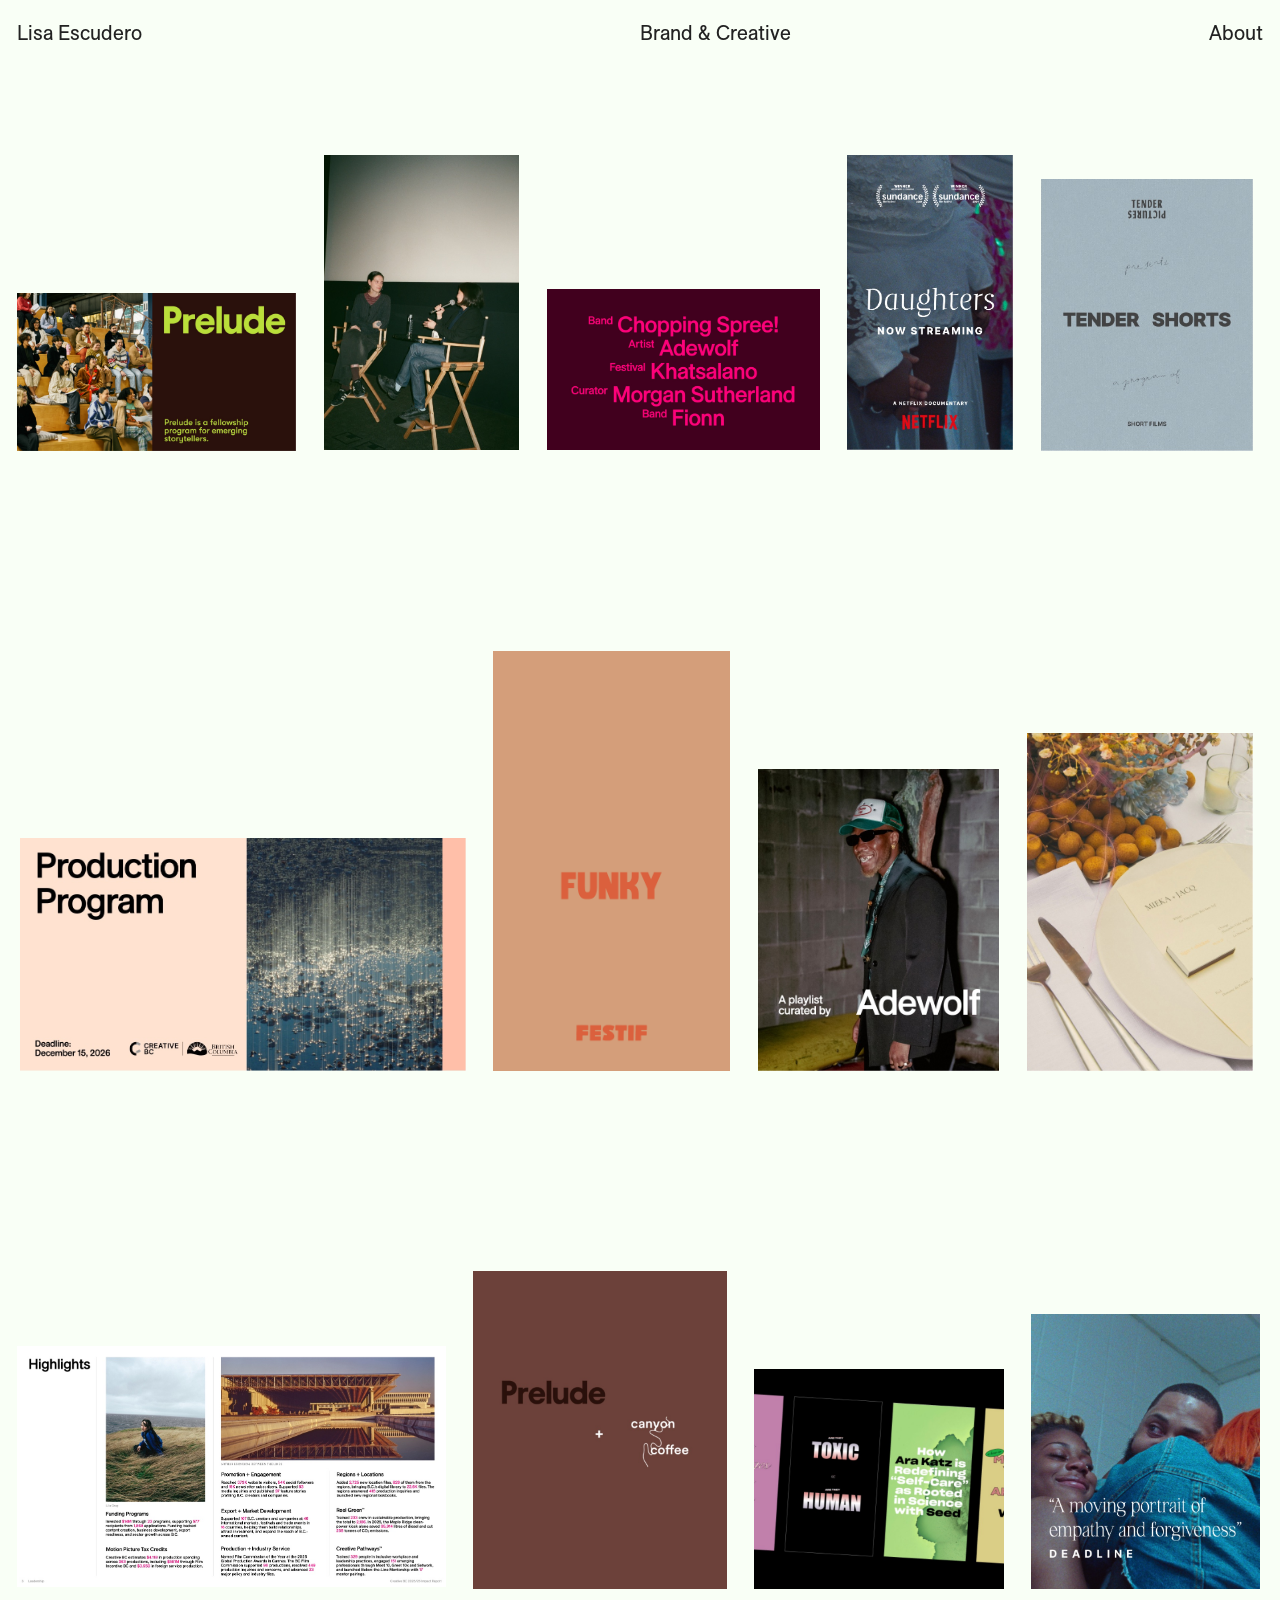
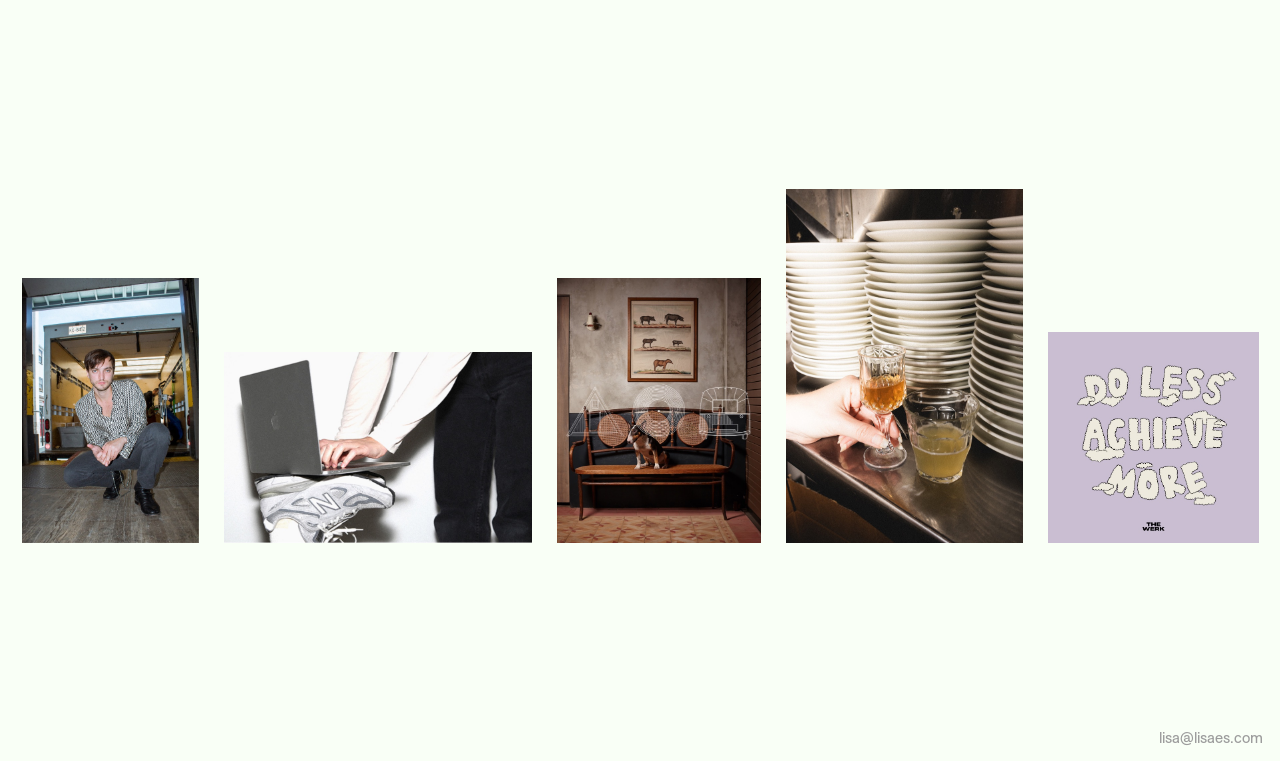
<file: index.html>
<!doctype html>
<html lang="en">
<head>
  <meta charset="utf-8">
  <meta name="viewport" content="width=device-width, initial-scale=1">
  <meta name="robots" content="noindex, nofollow">
  <title>Lisa Escudero — Brand &amp; Creative</title>
  <link rel="icon" type="image/png" href="/images/favicon.png">
  <link rel="apple-touch-icon" href="/images/apple-touch-icon.png">
  <meta name="description" content="Brand and creative work by Lisa Escudero.">
  <link rel="stylesheet" href="css/style.css">
</head>
<body>

  <header class="site-header">
    <a class="name" href="/">Lisa Escudero</a>
    <span class="tagline">Brand &amp; Creative</span>
    <nav aria-label="Main">
      <a href="/about">About</a>
    </nav>
  </header>

  <main>
    <!-- Generated by tools/make-collage.py — edit descriptions in descriptions.txt -->
    <div class="collage" style="aspect-ratio: 1280 / 1988.51">
      <a class="tile" href="images/01-prelude-intro.jpg" style="left:1.3281%;top:6.9600%;width:21.8109%;height:7.9014%" data-index="0" data-description="Prelude Fellowship Program Brand and Program Advisor. Various graphic and marketing material."><img src="images/01-prelude-intro.jpg" alt="Prelude fellowship introduction card" loading="lazy"></a>
      <a class="tile" href="images/02-prelude-film-club.jpg" style="left:25.2883%;top:0.0000%;width:15.2930%;height:14.8478%" data-index="1" data-description="Prelude Film Club. Creative direction for program imagery. Photography by Kimberly Molina."><img src="images/02-prelude-film-club.jpg" alt="Prelude Film Club conversation on stage" loading="lazy"></a>
      <a class="tile" href="images/03-curated-by.jpg" style="left:42.7438%;top:6.7372%;width:21.3031%;height:8.1202%" data-index="2" data-description="A B.C.-wide music campaign for Creative BC."><img src="images/03-curated-by.jpg" alt="Curated By lineup graphic" loading="lazy"></a>
      <a class="tile" href="images/04-daughters-now-streaming.jpg" style="left:66.1852%;top:0.0000%;width:12.9828%;height:14.8569%" data-index="3" data-description="DAUGHTERS launch campaign."><img src="images/04-daughters-now-streaming.jpg" alt="DAUGHTERS now streaming on Netflix" loading="lazy"></a>
      <a class="tile" href="images/05-tender-shorts.jpg" style="left:81.3227%;top:1.2250%;width:16.5680%;height:13.6479%" data-index="4" data-description="Tender Pictures Shorts poster."><img src="images/05-tender-shorts.jpg" alt="Tender Shorts poster" loading="lazy"></a>
      <a class="tile" href="images/06-production-program.jpg" style="left:1.5625%;top:34.3358%;width:34.8227%;height:11.7123%" data-index="5" data-description="Corporate program promotions for Creative BC."><img src="images/06-production-program.jpg" alt="Creative BC Production Program announcement" loading="lazy"></a>
      <a class="tile" href="images/07-festif.gif" style="left:38.5539%;top:24.9307%;width:18.4641%;height:21.1299%" data-index="6" data-description="Graphic work for Festif, an amaro spirit brand. Visual identity by Wedge Studio."><img src="images/07-festif.gif" alt="Festif amaro flavours animation" loading="lazy"></a>
      <a class="tile" href="images/08-adewolf.jpg" style="left:59.1977%;top:30.8769%;width:18.8891%;height:15.1988%" data-index="7" data-description="A B.C.-wide music campaign for Creative BC."><img src="images/08-adewolf.jpg" alt="A playlist curated by Adewolf" loading="lazy"></a>
      <a class="tile" href="images/09-wedding-table.jpg" style="left:80.2555%;top:29.0569%;width:17.6344%;height:17.0193%" data-index="8" data-description="Wedding stationery featured in Vogue Weddings."><img src="images/09-wedding-table.jpg" alt="Wedding place setting with minimal stationery" loading="lazy"></a>
      <a class="tile" href="images/10-impact-report.jpg" style="left:1.3281%;top:59.9057%;width:33.5055%;height:12.1317%" data-index="9" data-description="Corporate report design for Creative BC."><img src="images/10-impact-report.jpg" alt="Creative BC 2025/26 Impact Report highlights spread" loading="lazy"></a>
      <a class="tile" href="images/11-prelude-canyon.jpg" style="left:36.9430%;top:56.1340%;width:19.8438%;height:15.9919%" data-index="10" data-description="Promotional collab between Prelude and Canyon Coffee."><img src="images/11-prelude-canyon.jpg" alt="Prelude and Canyon Coffee announcement" loading="lazy"></a>
      <a class="tile" href="images/12-the-werk.jpg" style="left:58.8961%;top:61.0623%;width:19.5312%;height:11.0636%" data-index="11" data-description="Social media collateral for The Werk, an editorial site by Werklab."><img src="images/12-the-werk.jpg" alt="The Werk social posts" loading="lazy"></a>
      <a class="tile" href="images/13-deadline.jpg" style="left:80.5367%;top:58.2964%;width:17.8906%;height:13.8295%" data-index="12" data-description="DAUGHTERS launch campaign."><img src="images/13-deadline.jpg" alt="Deadline review quote over a film still" loading="lazy"></a>
      <a class="tile" href="images/14-photographer.jpg" style="left:1.7188%;top:86.6594%;width:13.8180%;height:13.3406%" data-index="13" data-description="Creative direction for Richard Harmon. Photographed by Mescondi."><img src="images/14-photographer.jpg" alt="Portrait crouching in a loading dock" loading="lazy"></a>
      <a class="tile" href="images/15-laptop.jpg" style="left:17.4898%;top:90.3807%;width:24.0625%;height:9.6052%" data-index="14" data-description="Creative direction for The Werk, an editorial site by Werklab."><img src="images/15-laptop.jpg" alt="Laptop on knees with sneakers" loading="lazy"></a>
      <a class="tile" href="images/16-portrait.jpg" style="left:43.5055%;top:86.6594%;width:15.9375%;height:13.3266%" data-index="15" data-description="Graphic work for Tenants of the Trees in Silverlake, LA."><img src="images/16-portrait.jpg" alt="Portrait in a dining room" loading="lazy"></a>
      <a class="tile" href="images/17-canyon-coffee-apero.jpg" style="left:61.3961%;top:82.1836%;width:18.5156%;height:17.8023%" data-index="16" data-description="Prelude fundraiser. Creative direction for program imagery. Photography by Emily Ferretti."><img src="images/17-canyon-coffee-apero.jpg" alt="Chloe Cooks x Canyon Coffee apero in Echo Park" loading="lazy"></a>
      <a class="tile" href="images/18-do-less.jpg" style="left:81.8648%;top:89.3750%;width:16.4844%;height:10.6110%" data-index="17" data-description="Creative direction for The Werk, an editorial site by Werklab. Visual identity by Kastor and Pollux."><img src="images/18-do-less.jpg" alt="Do Less, Achieve More graphic" loading="lazy"></a>
    </div>
  </main>

  <footer class="site-footer">
    <a class="email" href="mailto:lisa@lisaes.com">lisa@lisaes.com</a>
  </footer>

  <script src="js/lightbox.js" defer></script>
</body>
</html>
</file>
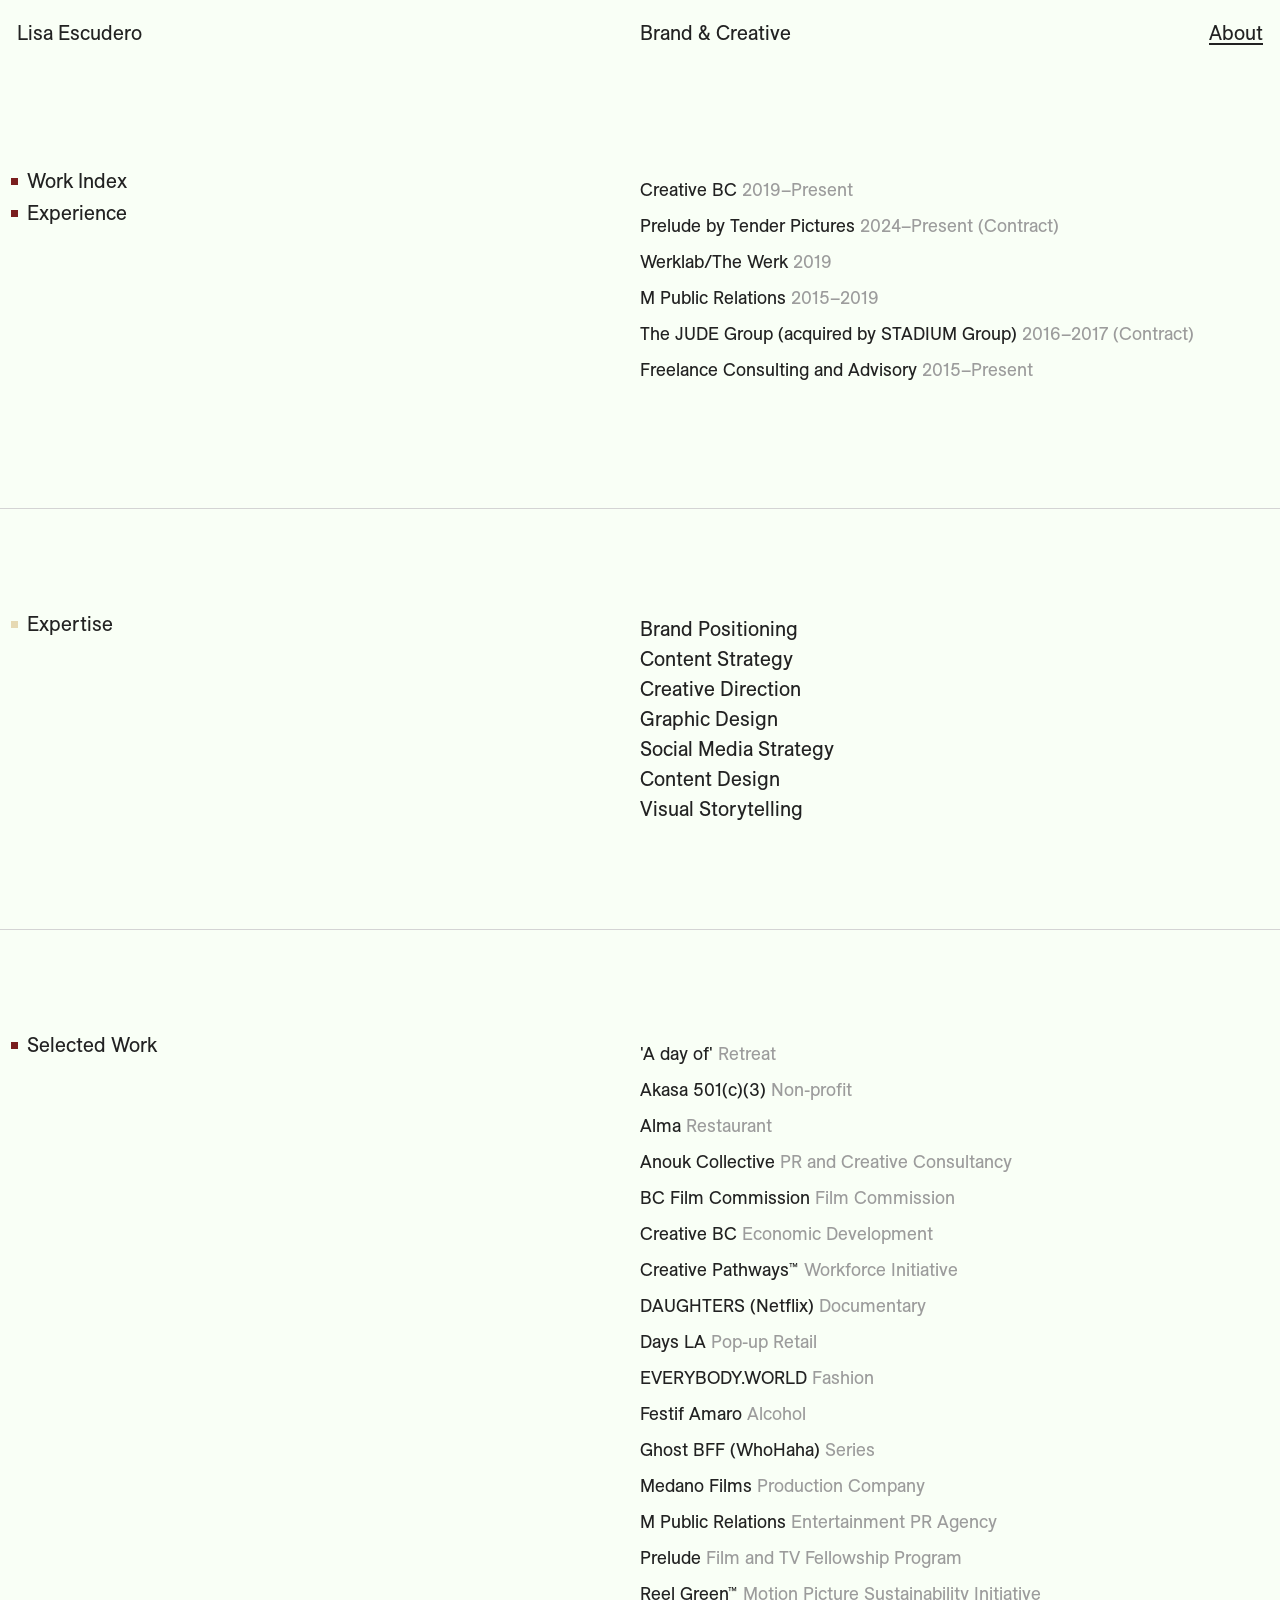
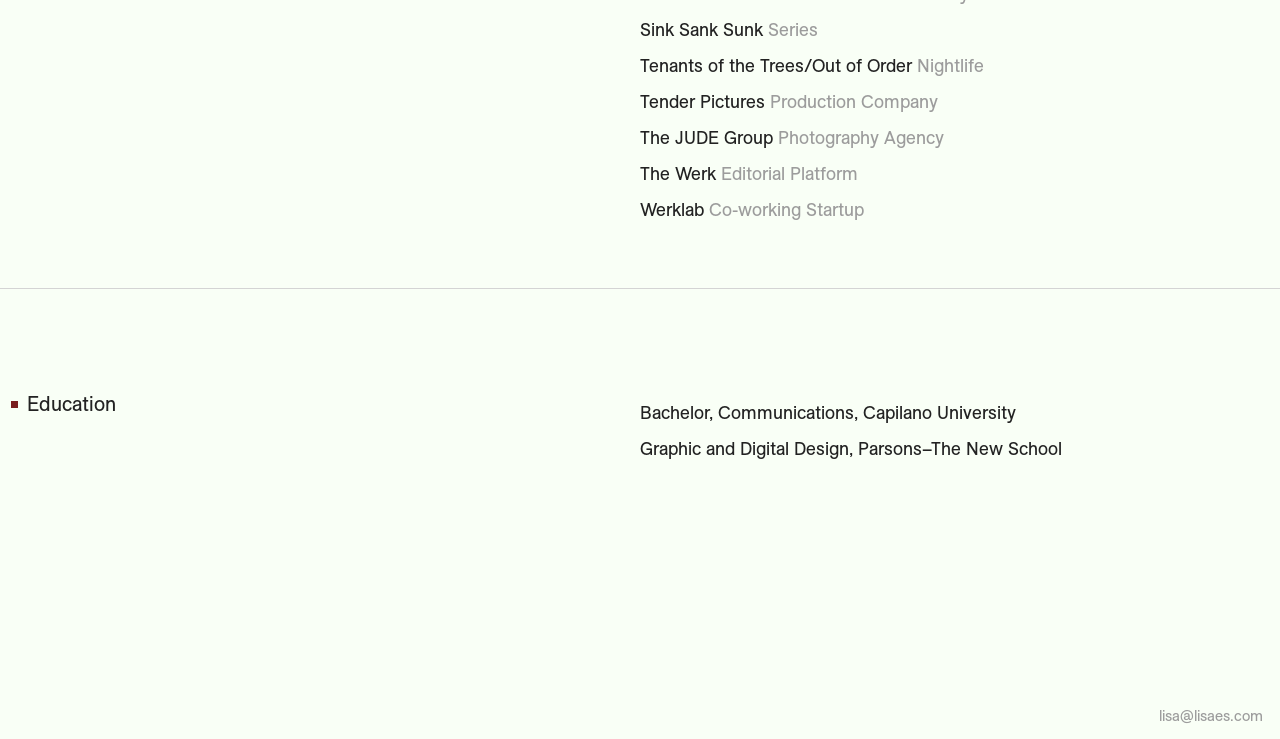
<file: about.html>
<!doctype html>
<html lang="en">
<head>
  <meta charset="utf-8">
  <meta name="viewport" content="width=device-width, initial-scale=1">
  <meta name="robots" content="noindex, nofollow">
  <title>About — Lisa Escudero, Brand &amp; Creative</title>
  <link rel="icon" type="image/png" href="/images/favicon.png">
  <link rel="apple-touch-icon" href="/images/apple-touch-icon.png">
  <meta name="description" content="Experience, expertise, selected work and education of Lisa Escudero.">
  <link rel="stylesheet" href="css/style.css">
</head>
<body>

  <header class="site-header">
    <a class="name" href="/">Lisa Escudero</a>
    <span class="tagline">Brand &amp; Creative</span>
    <nav aria-label="Main">
      <a href="/about" aria-current="page">About</a>
    </nav>
  </header>

  <main class="about">
    <section class="section">
      <div class="labels"><span class="label">Work Index</span><span class="label">Experience</span></div>
      <ul class="cv-list">
          <li>Creative BC <span class="muted">2019–Present</span></li>
          <li>Prelude by Tender Pictures <span class="muted">2024–Present (Contract)</span></li>
          <li>Werklab/The Werk <span class="muted">2019</span></li>
          <li>M Public Relations <span class="muted">2015–2019</span></li>
          <li>The JUDE Group (acquired by STADIUM Group) <span class="muted">2016–2017 (Contract)</span></li>
          <li>Freelance Consulting and Advisory <span class="muted">2015–Present</span></li>
      </ul>
    </section>

    <section class="section">
      <div><span class="label label-sand">Expertise</span></div>
      <ul class="plain-list">
          <li>Brand Positioning</li>
          <li>Content Strategy</li>
          <li>Creative Direction</li>
          <li>Graphic Design</li>
          <li>Social Media Strategy</li>
          <li>Content Design</li>
          <li>Visual Storytelling</li>
      </ul>
    </section>

    <section class="section">
      <div><span class="label">Selected Work</span></div>
      <ul class="cv-list">
          <li>'A day of' <span class="muted">Retreat</span></li>
          <li>Akasa 501(c)(3) <span class="muted">Non-profit</span></li>
          <li>Alma <span class="muted">Restaurant</span></li>
          <li>Anouk Collective <span class="muted">PR and Creative Consultancy</span></li>
          <li>BC Film Commission <span class="muted">Film Commission</span></li>
          <li>Creative BC <span class="muted">Economic Development</span></li>
          <li>Creative Pathways™ <span class="muted">Workforce Initiative</span></li>
          <li>DAUGHTERS (Netflix) <span class="muted">Documentary</span></li>
          <li>Days LA <span class="muted">Pop-up Retail</span></li>
          <li>EVERYBODY.WORLD <span class="muted">Fashion</span></li>
          <li>Festif Amaro <span class="muted">Alcohol</span></li>
          <li>Ghost BFF (WhoHaha) <span class="muted">Series</span></li>
          <li>Medano Films <span class="muted">Production Company</span></li>
          <li>M Public Relations <span class="muted">Entertainment PR Agency</span></li>
          <li>Prelude <span class="muted">Film and TV Fellowship Program</span></li>
          <li>Reel Green™ <span class="muted">Motion Picture Sustainability Initiative</span></li>
          <li>Sink Sank Sunk <span class="muted">Series</span></li>
          <li>Tenants of the Trees/Out of Order <span class="muted">Nightlife</span></li>
          <li>Tender Pictures <span class="muted">Production Company</span></li>
          <li>The JUDE Group <span class="muted">Photography Agency</span></li>
          <li>The Werk <span class="muted">Editorial Platform</span></li>
          <li>Werklab <span class="muted">Co-working Startup</span></li>
      </ul>
    </section>

    <section class="section">
      <div><span class="label">Education</span></div>
      <ul class="cv-list">
          <li>Bachelor, Communications, Capilano University</li>
          <li>Graphic and Digital Design, Parsons–The New School</li>
      </ul>
    </section>
  </main>

  <footer class="site-footer">
    <a class="email" href="mailto:lisa@lisaes.com">lisa@lisaes.com</a>
  </footer>

</body>
</html>
</file>
<file: css/style.css>
/* ==========================================================
   Lisa Escudero — Brand & Creative (creative.lisaes.com)
   ========================================================== */

@font-face {
  font-family: "ES Allianz";
  src: url("ESAllianz-Regular.woff") format("woff");
  font-weight: 400;
  font-display: swap;
}
@font-face {
  font-family: "ES Allianz";
  src: url("ESAllianz-Medium.woff") format("woff");
  font-weight: 500 700;
  font-display: swap;
}

@font-face {
  font-family: "ES Allianz";
  src: url("ESAllianz-Italic.ttf") format("truetype");
  font-weight: 400;
  font-style: italic;
  font-display: swap;
}

:root {
  --ink: #222;
  --muted: #9c9c9c;
  --rule: #d4d4d4;
  --bg: #f9fff6;        /* PEF / Eggshell */
  --small: 15px;
  --font: "ES Allianz", "Helvetica Neue", Helvetica, Arial, sans-serif;
}

*, *::before, *::after { box-sizing: border-box; }

body {
  margin: 0;
  background: var(--bg);
  color: var(--ink);
  font: 20px/1.2 var(--font);
  letter-spacing: 0;
  -webkit-font-smoothing: antialiased;
}

a { color: inherit; text-decoration: none; }
a:hover { text-decoration: underline; text-underline-offset: 3px; }
img { display: block; max-width: 100%; }

/* Header — same layout as comms: name | tagline on the centre line | nav */
.site-header {
  position: sticky; top: 0; z-index: 10;
  display: flex; align-items: center;
  height: 66px; padding: 0 17px;
  background: var(--bg);
}
.site-header .name    { flex: 0 0 50%; }
.site-header .tagline { flex: 1; }
.site-header nav      { display: flex; gap: 52px; }
.site-header nav a[aria-current="page"] { text-decoration: underline; text-underline-offset: 3px; }

/* Collage: every tile is placed exactly as in the Figma frame, scaled to the window width */
main { padding-top: calc(89 / 1280 * 100vw); }
.collage { position: relative; width: 100%; }
.tile { position: absolute; margin: 0; }
.tile img { width: 100%; height: 100%; object-fit: cover; }

.site-footer {
  display: flex; justify-content: flex-end;
  padding: calc(185 / 1280 * 100vw) 17px 14px;
  font-size: var(--small);
}
.site-footer .email { color: var(--muted); }

/* Phones: switch to a simple two-column grid */
@media (max-width: 760px) {
  body { font-size: 18px; }
  .site-header { padding: 0 16px; justify-content: space-between; }
  .site-header .name { flex: none; }
  .site-header { gap: 12px; font-size: 16px; }
  .site-header .tagline { flex: 1; text-align: center; }
  .site-header nav { gap: 24px; }
  main { padding: 24px 16px 0; }
  .collage {
    aspect-ratio: auto !important;
    display: grid; grid-template-columns: 1fr 1fr; gap: 16px; align-items: end;
  }
  .tile { position: static; width: auto !important; height: auto !important; }
  .tile img { height: auto; }
  .site-footer { padding: 72px 16px 14px; }
}

/* ---------- About page (matches the Figma frame "creative.lisaes.com/about") ---------- */
.about .section {
  display: grid;
  grid-template-columns: 50% 1fr;
  padding: 106px 11px 120px;
  margin: 0 -11px;
}
.about { padding-left: 11px; padding-right: 11px; }
.about .section + .section { border-top: 1px solid var(--rule); }
.labels { display: flex; flex-direction: column; gap: 14px; align-items: flex-start; }
.label { display: inline-flex; align-items: center; gap: 9px; font-size: var(--small); }
.label::before { content: ""; width: 7px; height: 7px; background: #7a1e1e; flex: none; }
.label-sand::before { background: #e6d9b3; }
.cv-list, .plain-list { list-style: none; margin: 0; padding: 0; }
.cv-list li { font-size: 18px; line-height: 2; }
.plain-list li { font-size: 20px; line-height: 1.2; }
.muted { color: var(--muted); }
.site-header .tagline:hover { text-decoration: underline; text-underline-offset: 3px; }

@media (max-width: 760px) {
  .about .section { grid-template-columns: 1fr; row-gap: 24px; padding: 56px 16px 64px; margin: 0 -16px; }
  .about { padding-left: 16px; padding-right: 16px; }
}

/* ---------- Lightbox (Figma frame "CreativeLightbox") ---------- */
.tile { display: block; cursor: zoom-in; }
html.lb-open { overflow: hidden; }

.lightbox {
  position: fixed;
  top: 66px; left: 0; right: 0; bottom: 0;   /* the site header stays visible above it */
  z-index: 20;
  background: var(--bg);
}
.lightbox[hidden] { display: none; }

.lb-stage {
  position: absolute;
  top: 34px; bottom: 54px;                    /* image sits 100px from the top of the window */
  left: 50px; right: 50px;
  display: flex; justify-content: center; align-items: center;   /* tall images fill the height; wide ones sit centred */
}
.lb-figure { position: relative; margin: 0; }
.lb-img {
  display: block;
  max-height: calc(100vh - 66px - 34px - 54px);   /* window minus header and top/bottom space */
  max-width: calc(100vw - 2 * (185px + 19px + 50px)); /* leave room for the description */
  width: auto; height: auto;
  object-fit: contain;
}
.lb-caption {
  position: absolute;
  left: calc(100% + 19px);
  bottom: 0;
  width: 185px;
  font-size: 16px;
  line-height: 1.1;
  color: #000;
}

.lb-prev, .lb-next, .lb-close {
  position: absolute;
  background: none; border: 0; padding: 0; margin: 0;
  color: #c8c8c8;            /* Utility Colours / Mid-Grey */
  cursor: pointer;
  font: inherit;
}
.lb-prev, .lb-next { top: 50%; width: 44px; height: 44px; margin-top: -55px; display: grid; place-items: center; }
.lb-prev { left: 0; }
.lb-next { right: 0; }
.lb-prev svg { transform: scaleX(-1); }
.lb-prev:hover, .lb-next:hover, .lb-close:hover { color: var(--ink); }
.lb-prev:focus-visible, .lb-next:focus-visible, .lb-close:focus-visible { outline: 1px solid var(--ink); outline-offset: 2px; }

/* Close is not in the design, so it stays out of sight until reached by keyboard */
.lb-close { top: 8px; right: 17px; font-size: var(--small); color: var(--muted); opacity: 0; }
.lb-close:focus-visible { opacity: 1; }
.lb-count { position: absolute; width: 1px; height: 1px; overflow: hidden; clip: rect(0 0 0 0); }

@media (max-width: 760px) {
  .lightbox { top: 66px; }
  .lb-stage { left: 16px; right: 16px; top: 16px; bottom: 16px; align-items: center; }
  .lb-figure { max-width: 100%; }
  .lb-img { max-width: 100%; max-height: calc(100vh - 66px - 32px - 80px); }
  .lb-caption { position: static; width: auto; margin-top: 12px; }
  .lb-prev, .lb-next { margin-top: -22px; }
  .lb-prev { left: -6px; } .lb-next { right: -6px; }
}

/* About page: desktop spacing from the updated Figma frame */
@media (min-width: 761px) {
  main.about { padding-top: 0; }
  .about .label { font-size: 20px; line-height: 18px; }
  .about .section > div:first-child { display: flex; flex-direction: column; align-items: flex-start; }
  .about .plain-list { padding-top: 2px; }
  .about .plain-list li { line-height: 24px; padding-bottom: 6px; }
  .about .section:nth-child(2) { padding-bottom: 102px; }
  .about .section:nth-child(3) { padding-bottom: 60px; }
  .about + .site-footer { padding-top: 120px; }
}
</file>
